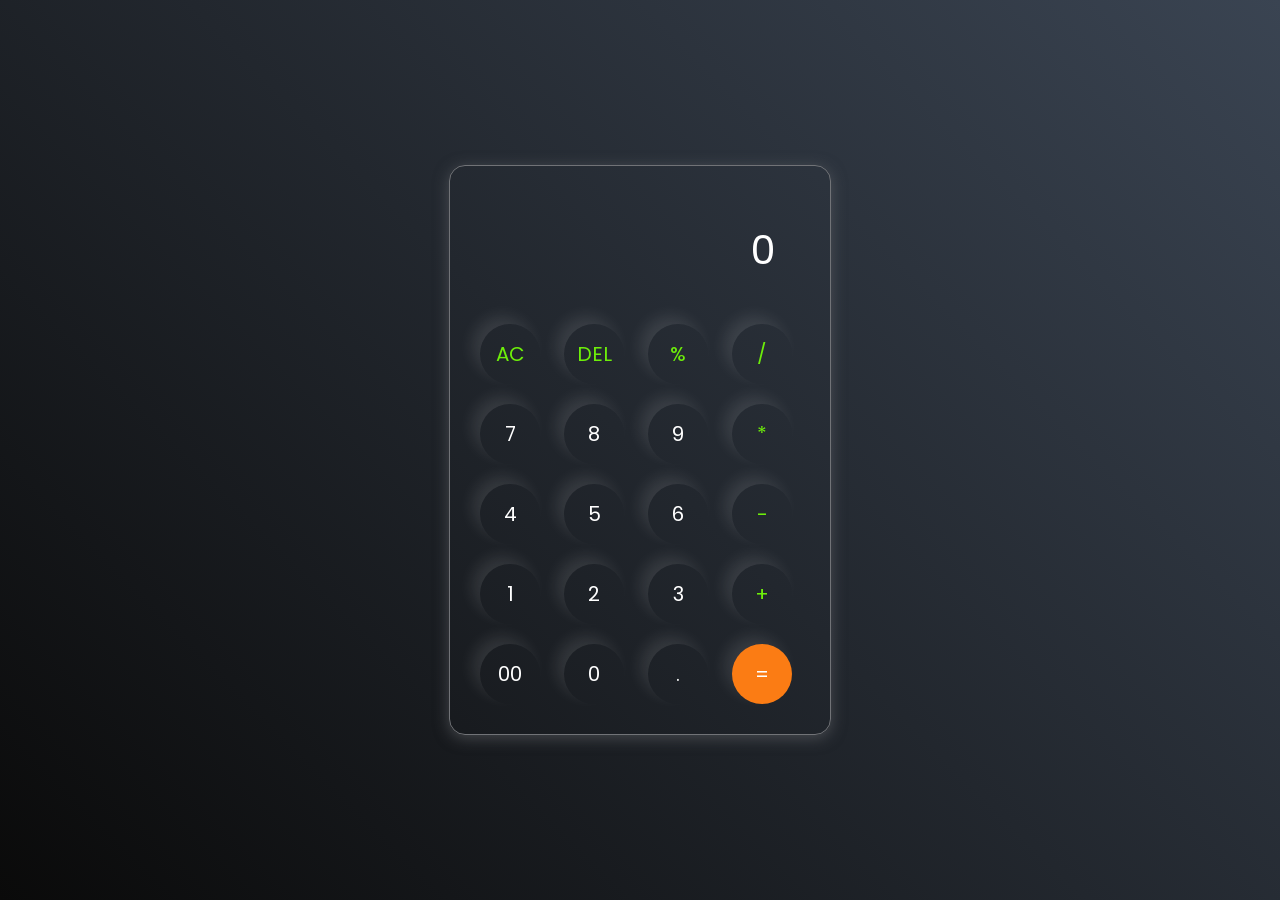
<file: calculator-project/index.html>
<!DOCTYPE html>
<html lang="en">
  <head>
    <meta charset="UTF-8" />
    <meta http-equiv="X-UA-Compatible" content="IE=edge" />
    <meta name="viewport" content="width=device-width, initial-scale=1.0" />
    <link rel="stylesheet" href="style.css" />
    <title>Calculator - By Code Traversal</title>
  </head>
  <body>
    <div class="container">
      <div class="calculator">
        <input type="text" id="inputBox" placeholder="0" />
        <div>
          <button class="button operator">AC</button>
          <button class="button operator">DEL</button>
          <button class="button operator">%</button>
          <button class="button operator">/</button>
        </div>
        <div>
          <button class="button">7</button>
          <button class="button">8</button>
          <button class="button">9</button>
          <button class="button operator">*</button>
        </div>
        <div>
          <button class="button">4</button>
          <button class="button">5</button>
          <button class="button">6</button>
          <button class="button operator">-</button>
        </div>
        <div>
          <button class="button">1</button>
          <button class="button">2</button>
          <button class="button">3</button>
          <button class="button operator">+</button>
        </div>

        <div>
          <button class="button">00</button>
          <button class="button">0</button>
          <button class="button">.</button>
          <button class="button equalBtn">=</button>
        </div>
      </div>
    </div>

    <script src="script (1).js"></script>
  </body>
</html>
</file>
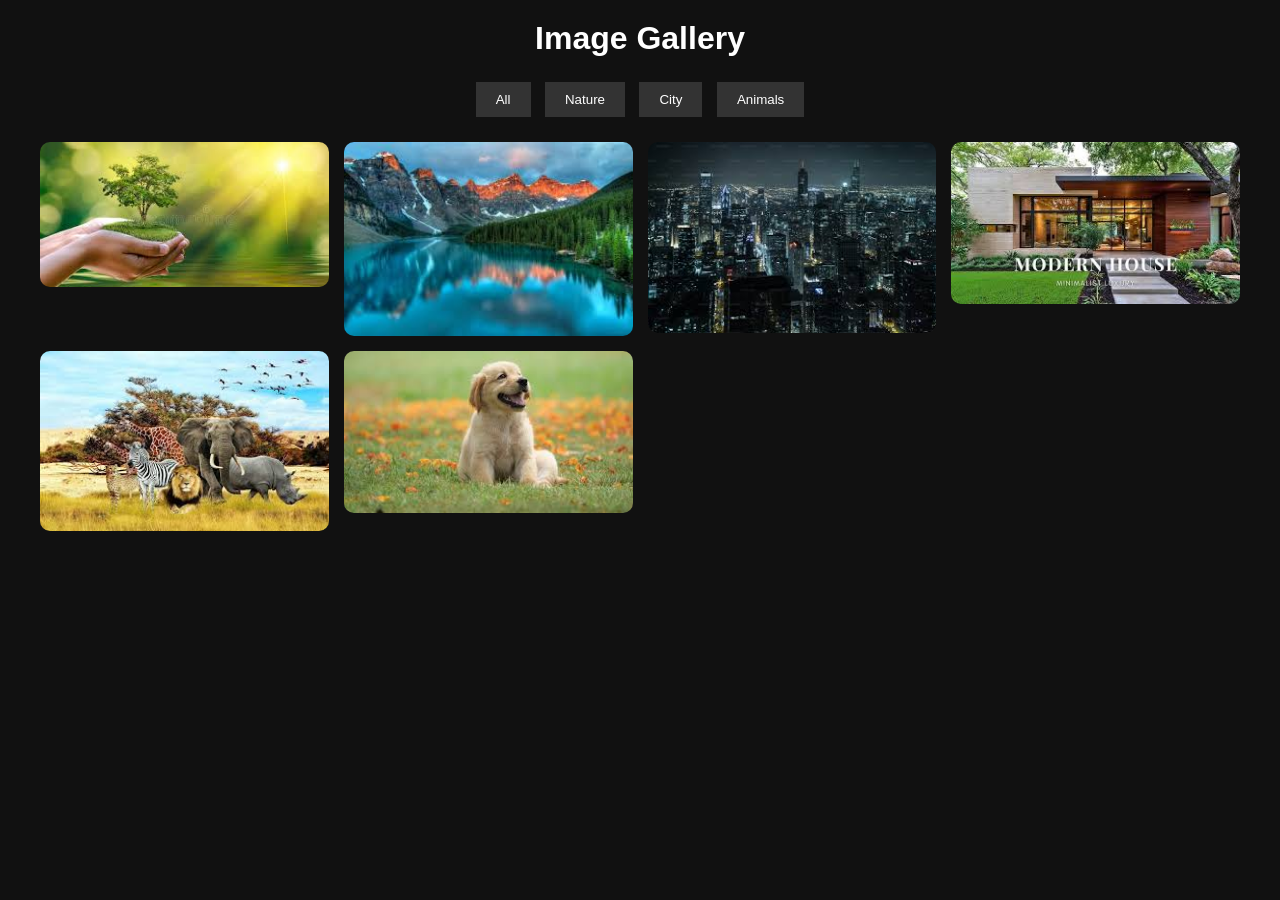
<file: image-gallery/index.html>
<!DOCTYPE html>
<html>
<head>

<meta name="viewport" content="width=device-width, initial-scale=1.0">
<title>Advanced Image Gallery</title>

<link rel="stylesheet" href="style.css">

</head>

<body>

<h1> Image Gallery</h1>

<div class="filters">

<button onclick="filterImages('all')">All</button>
<button onclick="filterImages('nature')">Nature</button>
<button onclick="filterImages('city')">City</button>
<button onclick="filterImages('animals')">Animals</button>

</div>

<div class="gallery">

<img src="image/nature.png1" class="gallery-item nature" data-caption="Beautiful Nature">
<img src="image/nature.png2" class="gallery-item nature" data-caption="Green Forest">

<img src="image/night.png1.jpg" class="gallery-item city" data-caption="City Night">
<img src="image/morden.png1.jpg" class="gallery-item city" data-caption="Modern Buildings">

<img src="image/wild.png1" class="gallery-item animals" data-caption="Wild Animal">
<img src="image/cute pet.png2" class="gallery-item animals" data-caption="Cute Pet">

</div>

<div class="lightbox">

<span class="close">&times;</span>

<button class="prev">❮</button>

<div class="lightbox-content">

<img class="lightbox-img">

<p class="caption"></p>

</div>

<button class="next">❯</button>

</div>

<script src="app.js"></script>

</body>
</html>
</file>
<file: calculator-project/style.css>
@import url('https://fonts.googleapis.com/css2?family=Poppins:wght@500&display=swap');

*{
    margin: 0;
    padding: 0;
    box-sizing: border-box;
    font-family: 'Poppins', sans-serif;
}

body{
    width: 100%;
    height: 100vh;
    display: flex;
    justify-content: center;
    align-items: center;
    background: linear-gradient(45deg, #0a0a0a, #3a4452);
}

.calculator{
    border: 1px solid #717377;
    padding: 20px;
    border-radius: 16px;
    background: transparent;
    box-shadow: 0px 3px 15px rgba(113, 115, 119, 0.5);

}

input{
    width: 320px;
    border: none;
    padding: 24px;
    margin: 10px;
    background: transparent;
    box-shadow: 0px 3px 15px rgbs(84, 84, 84, 0.1);
    font-size: 40px;
    text-align: right;
    cursor: pointer;
    color: #ffffff;
}

input::placeholder{
    color: #ffffff;
}

button{
    border: none;
    width: 60px;
    height: 60px;
    margin: 10px;
    border-radius: 50%;
    background: transparent;
    color: #ffffff;
    font-size: 20px;
    box-shadow: -8px -8px 15px rgba(255, 255, 255, 0.1);
    cursor: pointer;
}

.equalBtn{
    background-color: #fb7c14;
}

.operator{
    color: #6dee0a;
}
</file>
<file: image-gallery/style.css>
*{
margin:0;
padding:0;
box-sizing:border-box;
font-family:Arial;
}

body{
background:#111;
color:white;
text-align:center;
padding:20px;
}

h1{
margin-bottom:20px;
}

/* Filter Buttons */

.filters button{

padding:10px 20px;
margin:5px;
border:none;
background:#333;
color:white;
cursor:pointer;
transition:0.3s;

}

.filters button:hover{

background:#ff6600;

}

/* Gallery */

.gallery{

display:grid;
grid-template-columns:repeat(auto-fit,minmax(250px,1fr));
gap:15px;
padding:20px;

}

.gallery img{

width:100%;
border-radius:10px;
cursor:pointer;
transition:0.4s;

}

.gallery img:hover{

transform:scale(1.1);
box-shadow:0 10px 20px rgba(0,0,0,0.6);

}

/* Lightbox */

.lightbox{

display:none;
position:fixed;
top:0;
left:0;
width:100%;
height:100%;
background:rgba(0,0,0,0.95);
justify-content:center;
align-items:center;

}

.lightbox-content{

text-align:center;

}

.lightbox img{

max-width:80%;
border-radius:10px;

}

.caption{

margin-top:10px;
font-size:18px;

}

.close{

position:absolute;
top:20px;
right:40px;
font-size:40px;
cursor:pointer;

}

/* Navigation */

.prev,.next{

position:absolute;
top:50%;
transform:translateY(-50%);
font-size:40px;
color:white;
background:none;
border:none;
cursor:pointer;

}

.prev{
left:40px;
}

.next{
right:40px;
}

/* Responsive */

@media(max-width:600px){

.gallery{

grid-template-columns:1fr;

}

.lightbox img{

max-width:95%;

}

}
</file>
